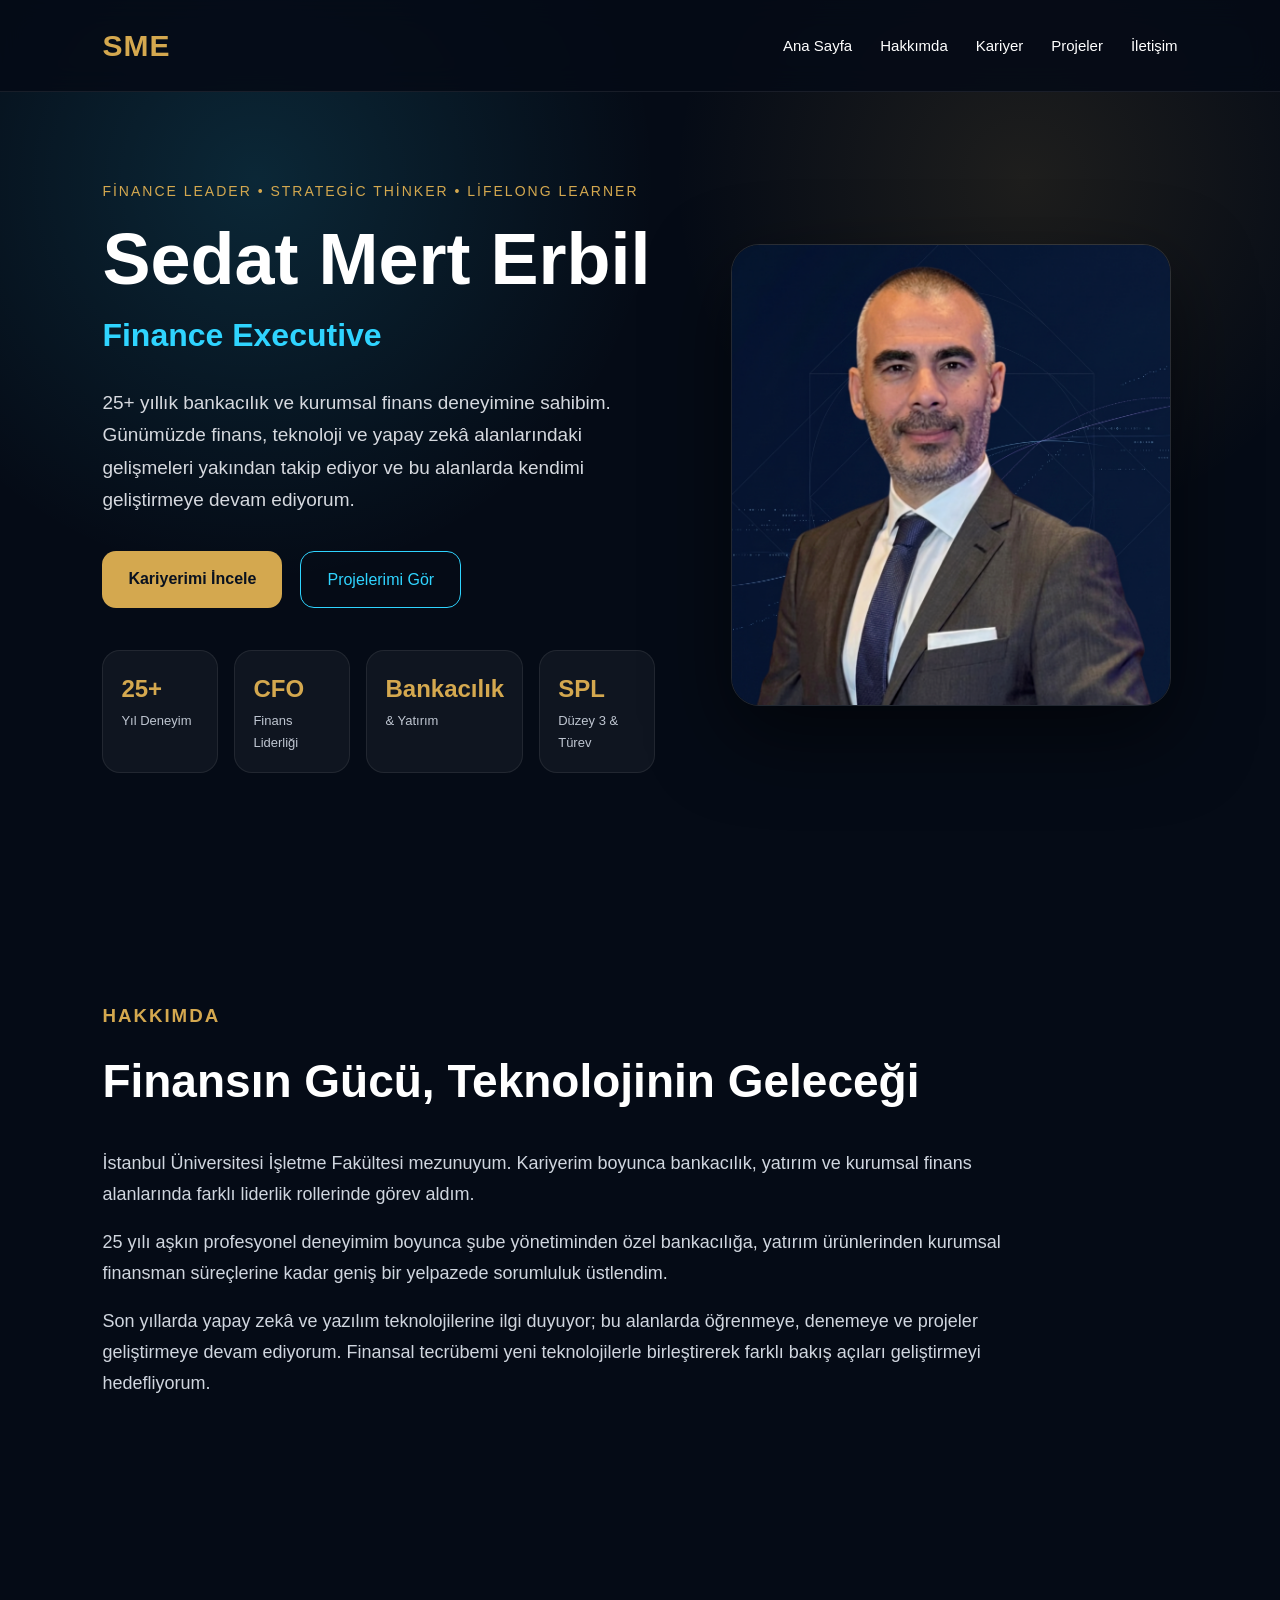
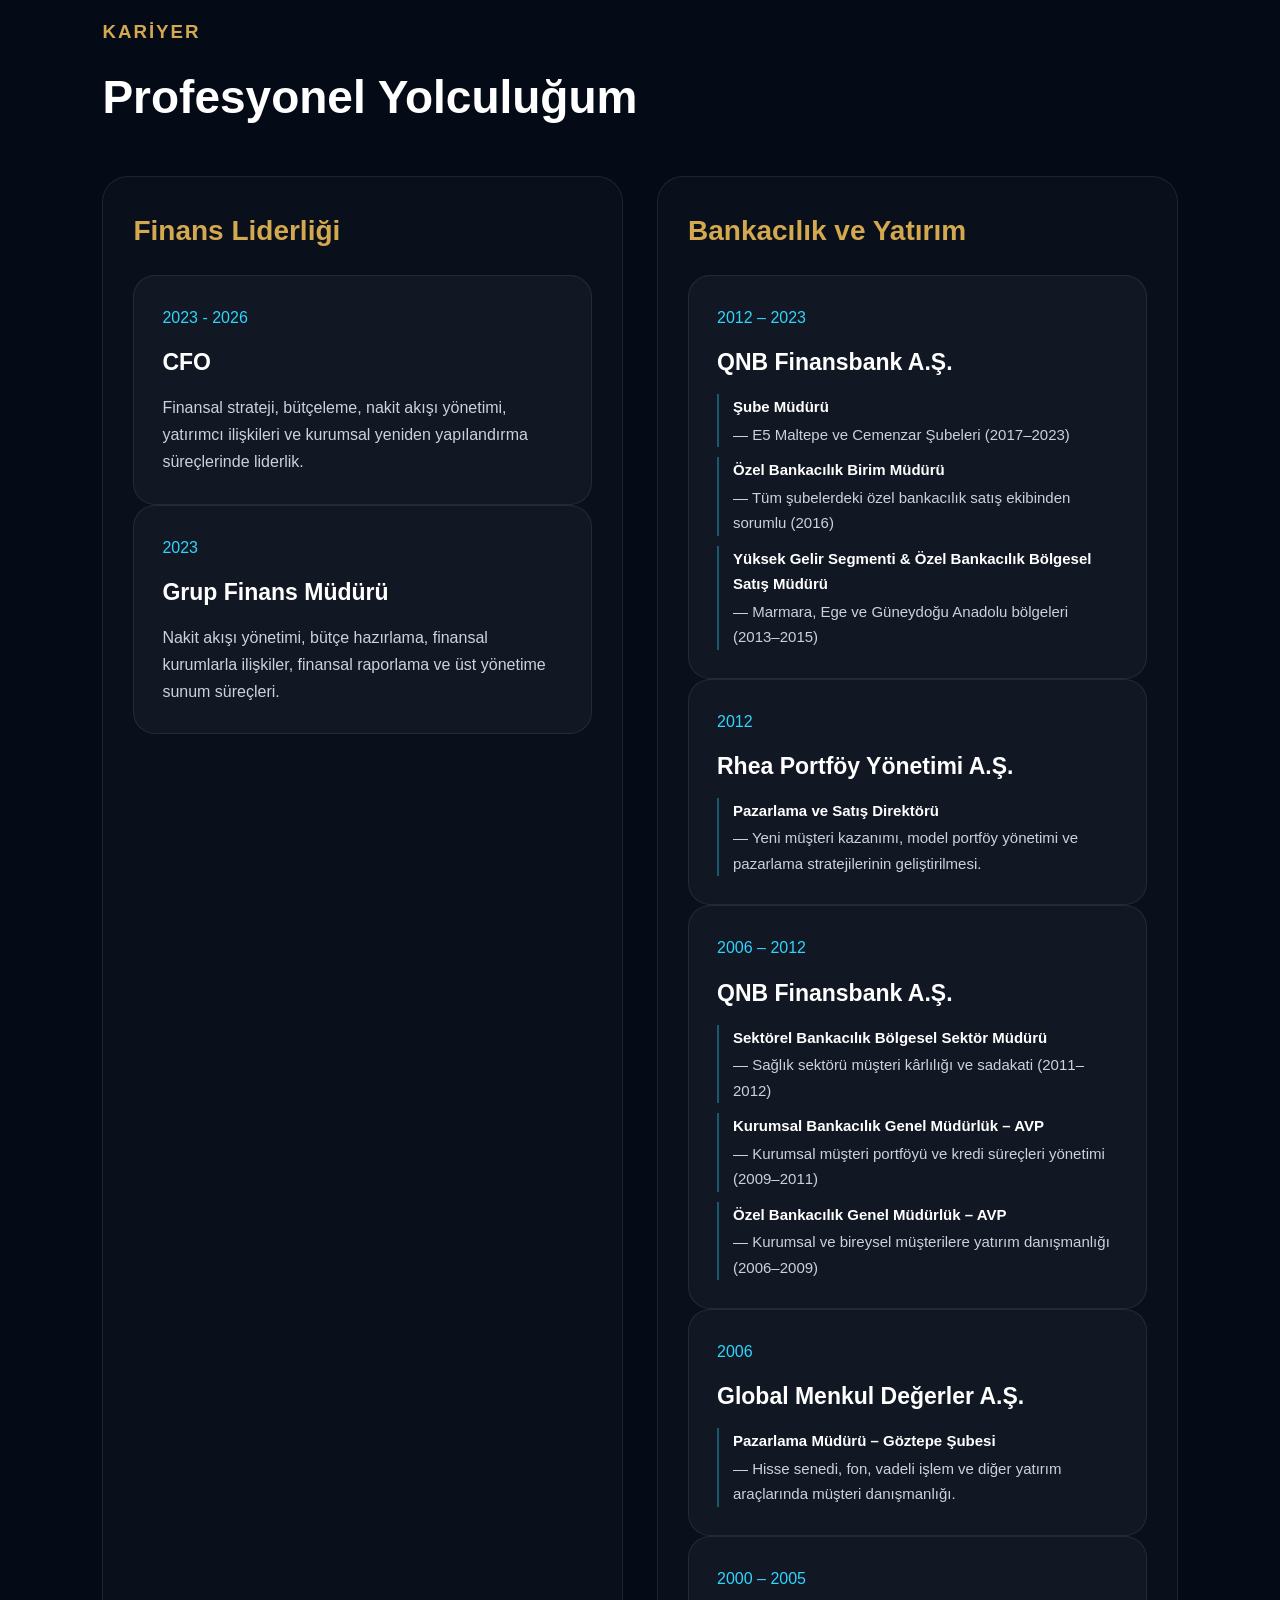
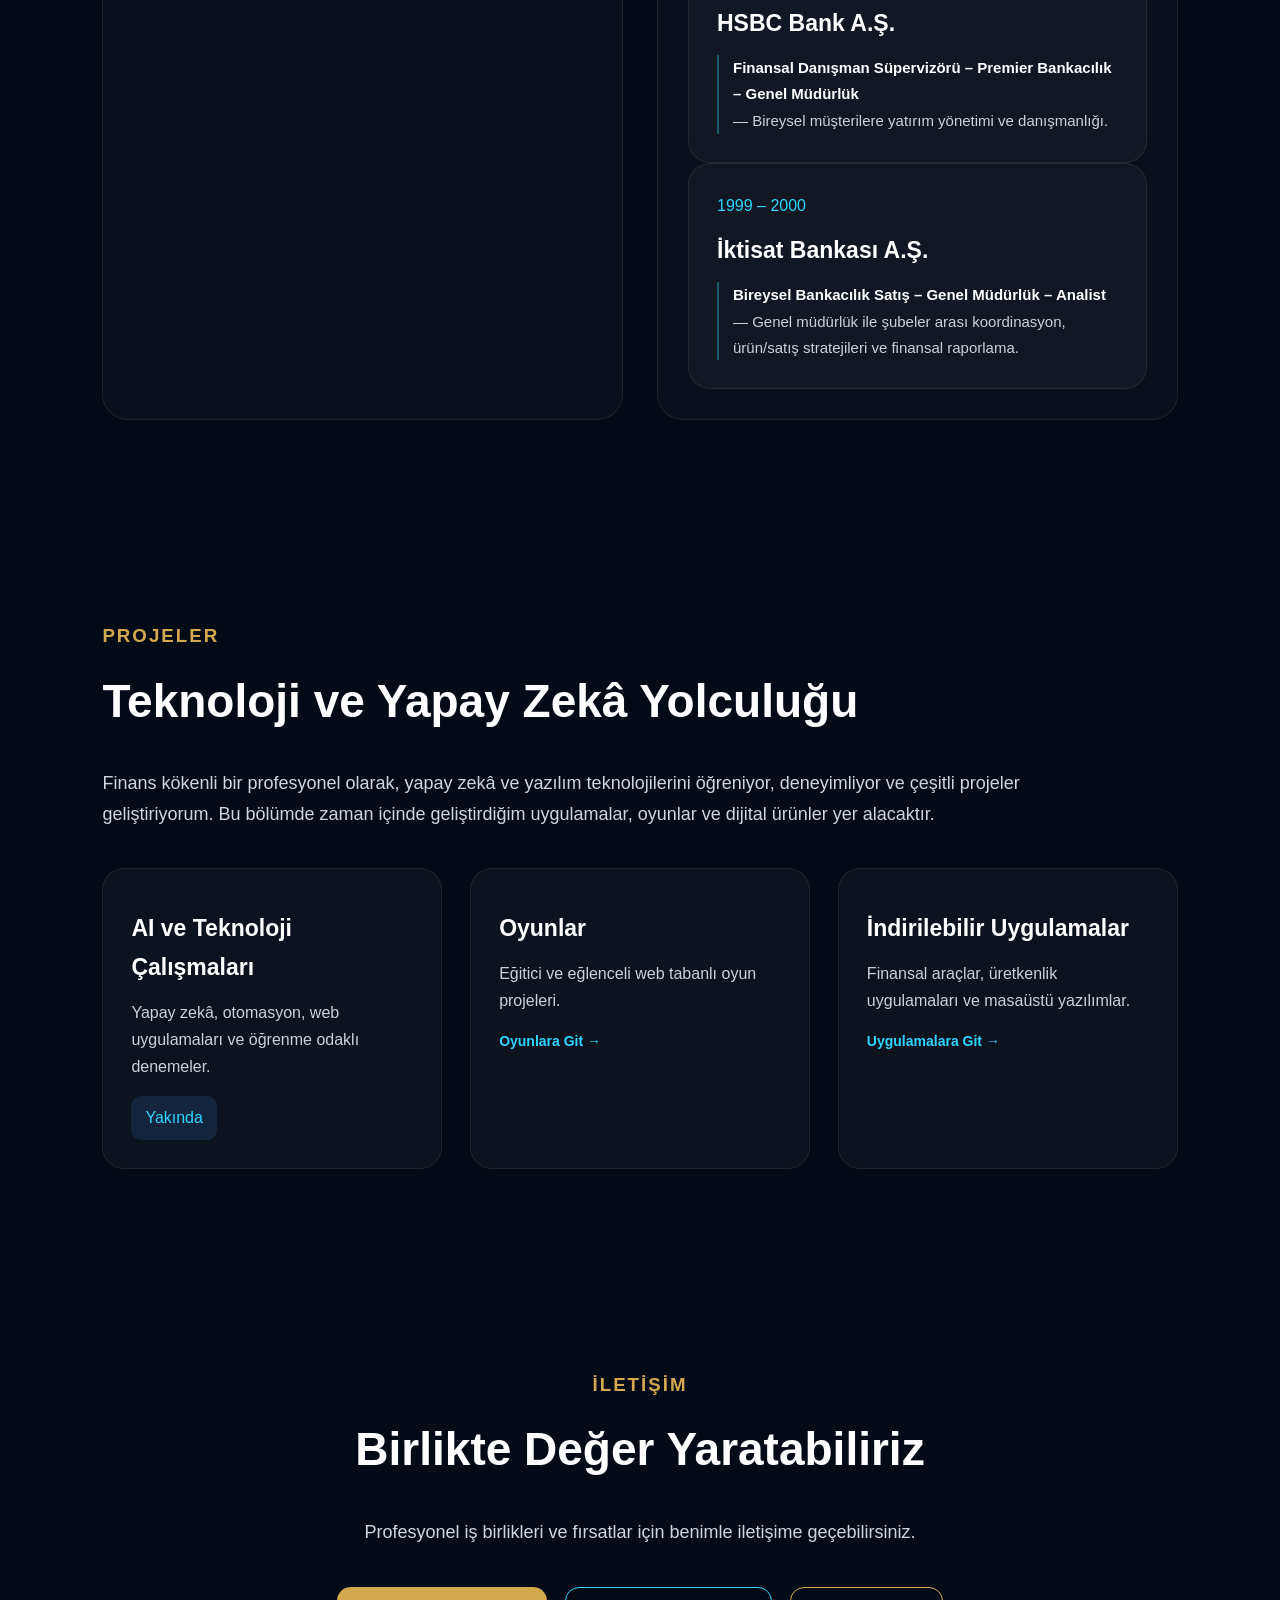
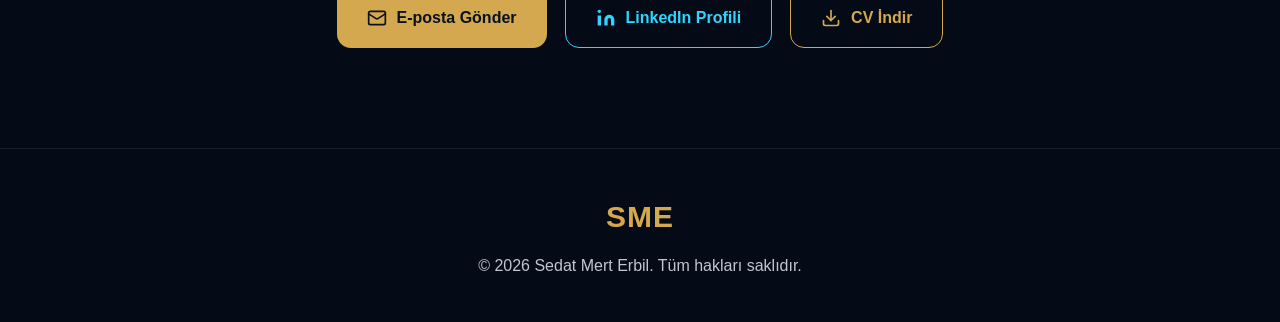
<file: index.html>
<!DOCTYPE html>
<html lang="tr">
<head>
  <meta charset="UTF-8" />
  <meta name="viewport" content="width=device-width, initial-scale=1.0" />
  <title>Sedat Mert Erbil | Finance Executive</title>
  <link rel="stylesheet" href="css/style.css" />
</head>

<body>

<header class="navbar">
  <div class="logo">SME</div>
  <nav>
    <a href="#home">Ana Sayfa</a>
    <a href="#about">Hakkımda</a>
    <a href="#career">Kariyer</a>
    <a href="#projects">Projeler</a>
    <a href="#contact">İletişim</a>
  </nav>
</header>

<section id="home" class="hero">
  <div class="hero-content">
    <span class="tagline">Finance Leader • Strategic Thinker • Lifelong Learner</span>
    <h1>Sedat Mert Erbil</h1>
    <h2>Finance Executive</h2>

    <p>
      25+ yıllık bankacılık ve kurumsal finans deneyimine sahibim.
      Günümüzde finans, teknoloji ve yapay zekâ alanlarındaki gelişmeleri
      yakından takip ediyor ve bu alanlarda kendimi geliştirmeye devam ediyorum.
    </p>

    <div class="buttons">
      <a href="#career" class="btn primary">Kariyerimi İncele</a>
      <a href="#projects" class="btn secondary">Projelerimi Gör</a>
    </div>

    <div class="stats">
      <div><strong>25+</strong><span>Yıl Deneyim</span></div>
      <div><strong>CFO</strong><span>Finans Liderliği</span></div>
      <div><strong>Bankacılık</strong><span>& Yatırım</span></div>
      <div><strong>SPL</strong><span>Düzey 3 & Türev</span></div>
    </div>
  </div>

  <div class="hero-image">
    <img src="images/profile.jpg" alt="Sedat Mert Erbil" class="profile-photo">
  </div>
</section>

<section id="about" class="section about">
  <h3>Hakkımda</h3>
  <h2>Finansın Gücü, Teknolojinin Geleceği</h2>

  <p>
    İstanbul Üniversitesi İşletme Fakültesi mezunuyum. Kariyerim boyunca
    bankacılık, yatırım ve kurumsal finans alanlarında farklı liderlik
    rollerinde görev aldım.
  </p>

  <p>
    25 yılı aşkın profesyonel deneyimim boyunca şube yönetiminden özel
    bankacılığa, yatırım ürünlerinden kurumsal finansman süreçlerine kadar
    geniş bir yelpazede sorumluluk üstlendim.
  </p>

  <p>
    Son yıllarda yapay zekâ ve yazılım teknolojilerine ilgi duyuyor; bu
    alanlarda öğrenmeye, denemeye ve projeler geliştirmeye devam ediyorum.
    Finansal tecrübemi yeni teknolojilerle birleştirerek farklı bakış açıları
    geliştirmeyi hedefliyorum.
  </p>
</section>

<section id="career" class="section">
  <h3>Kariyer</h3>
  <h2>Profesyonel Yolculuğum</h2>

  <div class="career-grid">

    <div class="career-column">
      <h4>Finans Liderliği</h4>

      <div class="card">
        <span>2023 - 2026</span>
        <h4>CFO</h4>
        <p>
          Finansal strateji, bütçeleme, nakit akışı yönetimi, yatırımcı
          ilişkileri ve kurumsal yeniden yapılandırma süreçlerinde liderlik.
        </p>
      </div>

      <div class="card">
        <span>2023</span>
        <h4>Grup Finans Müdürü</h4>
        <p>
          Nakit akışı yönetimi, bütçe hazırlama, finansal kurumlarla ilişkiler,
          finansal raporlama ve üst yönetime sunum süreçleri.
        </p>
      </div>
    </div>

    <div class="career-column">
      <h4>Bankacılık ve Yatırım</h4>

      <div class="card">
        <span>2012 – 2023</span>
        <h4>QNB Finansbank A.Ş.</h4>
        <ul class="career-list">
          <li><em>Şube Müdürü</em> — E5 Maltepe ve Cemenzar Şubeleri (2017–2023)</li>
          <li><em>Özel Bankacılık Birim Müdürü</em> — Tüm şubelerdeki özel bankacılık satış ekibinden sorumlu (2016)</li>
          <li><em>Yüksek Gelir Segmenti & Özel Bankacılık Bölgesel Satış Müdürü</em> — Marmara, Ege ve Güneydoğu Anadolu bölgeleri (2013–2015)</li>
        </ul>
      </div>

      <div class="card">
        <span>2012</span>
        <h4>Rhea Portföy Yönetimi A.Ş.</h4>
        <ul class="career-list">
          <li><em>Pazarlama ve Satış Direktörü</em> — Yeni müşteri kazanımı, model portföy yönetimi ve pazarlama stratejilerinin geliştirilmesi.</li>
        </ul>
      </div>

      <div class="card">
        <span>2006 – 2012</span>
        <h4>QNB Finansbank A.Ş.</h4>
        <ul class="career-list">
          <li><em>Sektörel Bankacılık Bölgesel Sektör Müdürü</em> — Sağlık sektörü müşteri kârlılığı ve sadakati (2011–2012)</li>
          <li><em>Kurumsal Bankacılık Genel Müdürlük – AVP</em> — Kurumsal müşteri portföyü ve kredi süreçleri yönetimi (2009–2011)</li>
          <li><em>Özel Bankacılık Genel Müdürlük – AVP</em> — Kurumsal ve bireysel müşterilere yatırım danışmanlığı (2006–2009)</li>
        </ul>
      </div>

      <div class="card">
        <span>2006</span>
        <h4>Global Menkul Değerler A.Ş.</h4>
        <ul class="career-list">
          <li><em>Pazarlama Müdürü – Göztepe Şubesi</em> — Hisse senedi, fon, vadeli işlem ve diğer yatırım araçlarında müşteri danışmanlığı.</li>
        </ul>
      </div>

      <div class="card">
        <span>2000 – 2005</span>
        <h4>HSBC Bank A.Ş.</h4>
        <ul class="career-list">
          <li><em>Finansal Danışman Süpervizörü – Premier Bankacılık – Genel Müdürlük</em> — Bireysel müşterilere yatırım yönetimi ve danışmanlığı.</li>
        </ul>
      </div>

      <div class="card">
        <span>1999 – 2000</span>
        <h4>İktisat Bankası A.Ş.</h4>
        <ul class="career-list">
          <li><em>Bireysel Bankacılık Satış – Genel Müdürlük – Analist</em> — Genel müdürlük ile şubeler arası koordinasyon, ürün/satış stratejileri ve finansal raporlama.</li>
        </ul>
      </div>
    </div>

  </div>
</section>

<section id="projects" class="section">
  <h3>Projeler</h3>
  <h2>Teknoloji ve Yapay Zekâ Yolculuğu</h2>

  <p class="section-intro">
    Finans kökenli bir profesyonel olarak, yapay zekâ ve yazılım teknolojilerini
    öğreniyor, deneyimliyor ve çeşitli projeler geliştiriyorum. Bu bölümde zaman
    içinde geliştirdiğim uygulamalar, oyunlar ve dijital ürünler yer alacaktır.
  </p>

  <div class="cards">
    <div class="card">
      <h4>AI ve Teknoloji Çalışmaları</h4>
      <p>Yapay zekâ, otomasyon, web uygulamaları ve öğrenme odaklı denemeler.</p>
      <span class="soon">Yakında</span>
    </div>

    <a href="games.html" class="card card-link">
      <h4>Oyunlar</h4>
      <p>Eğitici ve eğlenceli web tabanlı oyun projeleri.</p>
      <span class="card-go">Oyunlara Git →</span>
    </a>

    <a href="apps.html" class="card card-link">
      <h4>İndirilebilir Uygulamalar</h4>
      <p>Finansal araçlar, üretkenlik uygulamaları ve masaüstü yazılımlar.</p>
      <span class="card-go">Uygulamalara Git →</span>
    </a>
  </div>
</section>

<section id="contact" class="section contact">
  <h3>İletişim</h3>
  <h2>Birlikte Değer Yaratabiliriz</h2>

  <p class="contact-desc">Profesyonel iş birlikleri ve fırsatlar için benimle iletişime geçebilirsiniz.</p>

  <div class="contact-buttons">
    <a href="mailto:merterbil@yahoo.com" class="btn primary contact-btn">
      <svg xmlns="http://www.w3.org/2000/svg" width="20" height="20" viewBox="0 0 24 24" fill="none" stroke="currentColor" stroke-width="2" stroke-linecap="round" stroke-linejoin="round"><rect width="20" height="16" x="2" y="4" rx="2"/><path d="m22 7-8.97 5.7a1.94 1.94 0 0 1-2.06 0L2 7"/></svg>
      E-posta Gönder
    </a>
    <a href="https://www.linkedin.com/in/sedat-mert-erbil-89542358/" target="_blank" rel="noopener" class="btn secondary contact-btn">
      <svg xmlns="http://www.w3.org/2000/svg" width="20" height="20" viewBox="0 0 24 24" fill="currentColor"><path d="M16 8a6 6 0 0 1 6 6v7h-4v-7a2 2 0 0 0-2-2 2 2 0 0 0-2 2v7h-4v-7a6 6 0 0 1 6-6z"/><rect width="4" height="12" x="2" y="9"/><circle cx="4" cy="4" r="2"/></svg>
      LinkedIn Profili
    </a>
    <a href="files/sedat-mert-erbil-cv.pdf" download class="btn cv-btn contact-btn">
      <svg xmlns="http://www.w3.org/2000/svg" width="20" height="20" viewBox="0 0 24 24" fill="none" stroke="currentColor" stroke-width="2" stroke-linecap="round" stroke-linejoin="round"><path d="M21 15v4a2 2 0 0 1-2 2H5a2 2 0 0 1-2-2v-4"/><polyline points="7 10 12 15 17 10"/><line x1="12" x2="12" y1="15" y2="3"/></svg>
      CV İndir
    </a>
  </div>
</section>

<footer>
  <div class="logo">SME</div>
  <p>© 2026 Sedat Mert Erbil. Tüm hakları saklıdır.</p>
</footer>

</body>
</html>
</file>
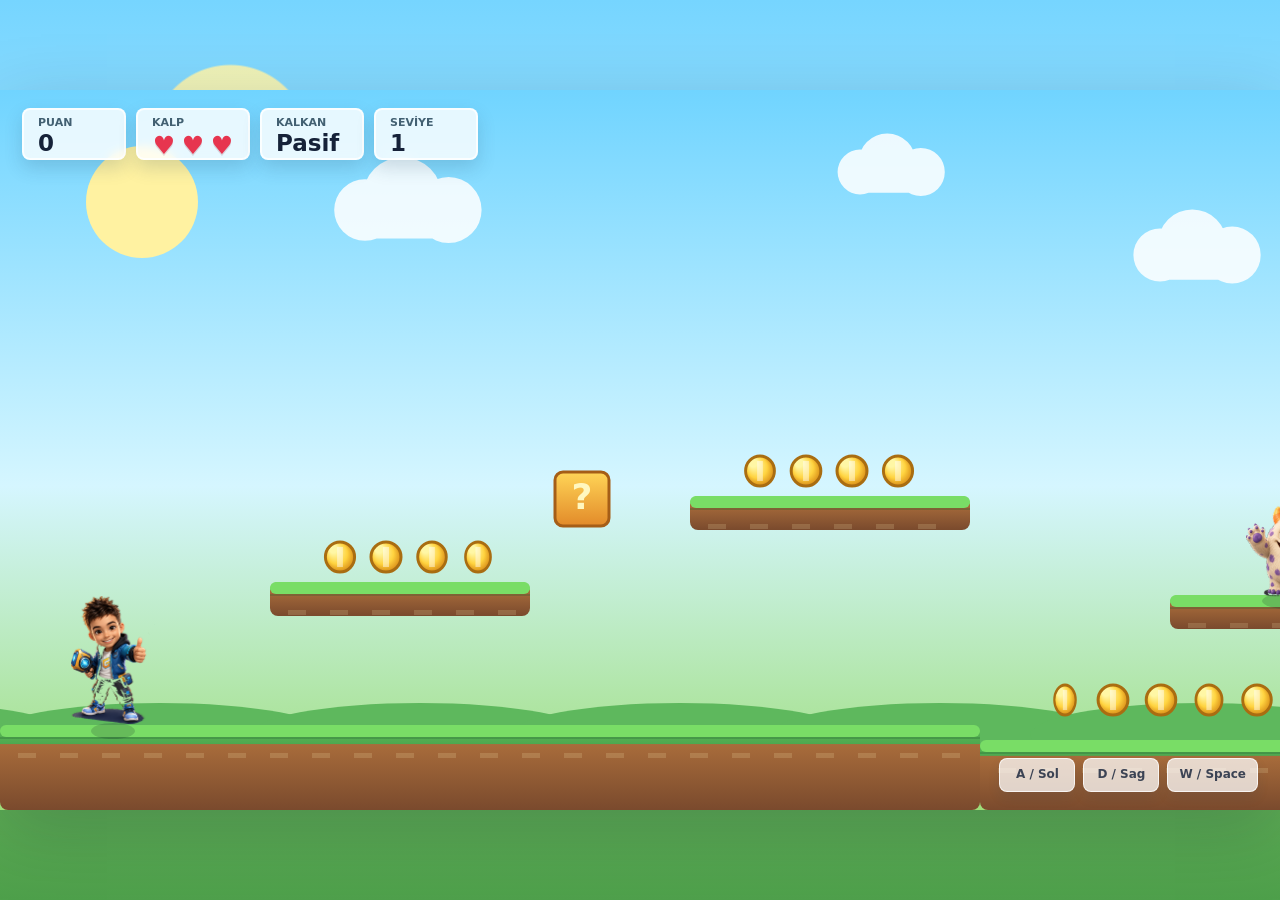
<file: games/Mavi_nin_Matematik_Macerasi/index.html>
<!doctype html>
<html lang="tr">
  <head>
    <meta charset="utf-8">
    <meta name="viewport" content="width=device-width, initial-scale=1">
    <title>Mavi'nin Matematik Macerasi</title>
    <link rel="stylesheet" href="styles.css">
  </head>
  <body>
    <main class="game-shell" aria-label="Mavi'nin Matematik Macerasi">
      <section class="hud" aria-label="Oyun bilgileri">
        <div class="hud-group">
          <span class="hud-label">Puan</span>
          <strong id="score">0</strong>
        </div>
        <div class="hud-group">
          <span class="hud-label">Kalp</span>
          <strong id="lives" class="hearts" aria-label="3 kalp"></strong>
        </div>
        <div class="hud-group shield-pill" id="shieldPill">
          <span class="hud-label">Kalkan</span>
          <strong id="shieldTimer">Pasif</strong>
        </div>
        <div class="hud-group">
          <span class="hud-label">Seviye</span>
          <strong id="levelText">1</strong>
        </div>
      </section>

      <canvas id="game" width="1280" height="720" aria-label="2D matematik platform oyunu"></canvas>

      <section class="controls" aria-label="Kontroller">
        <span>A / Sol</span>
        <span>D / Sag</span>
        <span>W / Space</span>
      </section>

      <dialog id="questionDialog" class="question-dialog">
        <form method="dialog" id="questionForm">
          <span class="dialog-kicker">Matematik Kutusu</span>
          <h1 id="questionText">13 + 22</h1>
          <div class="question-timer" aria-label="Soru suresi">
            <div id="questionTimerFill"></div>
          </div>
          <span id="questionTimerText" class="question-time-text">30 sn</span>
          <label for="answerInput">Cevap</label>
          <div class="answer-row">
            <input id="answerInput" type="number" inputmode="numeric" autocomplete="off" required>
            <button id="answerButton" type="submit">Kontrol Et</button>
          </div>
          <p id="questionFeedback" role="status" aria-live="polite"></p>
        </form>
      </dialog>

      <dialog id="gameOverDialog" class="game-over-dialog">
        <form method="dialog" id="gameOverForm">
          <span class="dialog-kicker" id="resultKicker">Oyun Bitti</span>
          <h1 id="resultTitle">Skor</h1>
          <strong id="finalScore">0</strong>
          <label for="playerNameInput">Oyuncu Adi</label>
          <input id="playerNameInput" class="name-input" type="text" maxlength="16" autocomplete="name" value="Oyuncu">
          <p id="savedScoreStatus" class="saved-score-status" role="status" aria-live="polite"></p>
          <section class="scoreboard" aria-label="En yuksek skorlar">
            <h2>En Yuksek 10</h2>
            <ol id="highScoresList"></ol>
          </section>
          <button id="restartButton" type="submit">Yeniden Baslat</button>
        </form>
      </dialog>

      <div id="toast" class="toast" role="status" aria-live="polite"></div>
    </main>

    <script src="game.js?v=boss-cinematic-2"></script>
  </body>
</html>
</file>
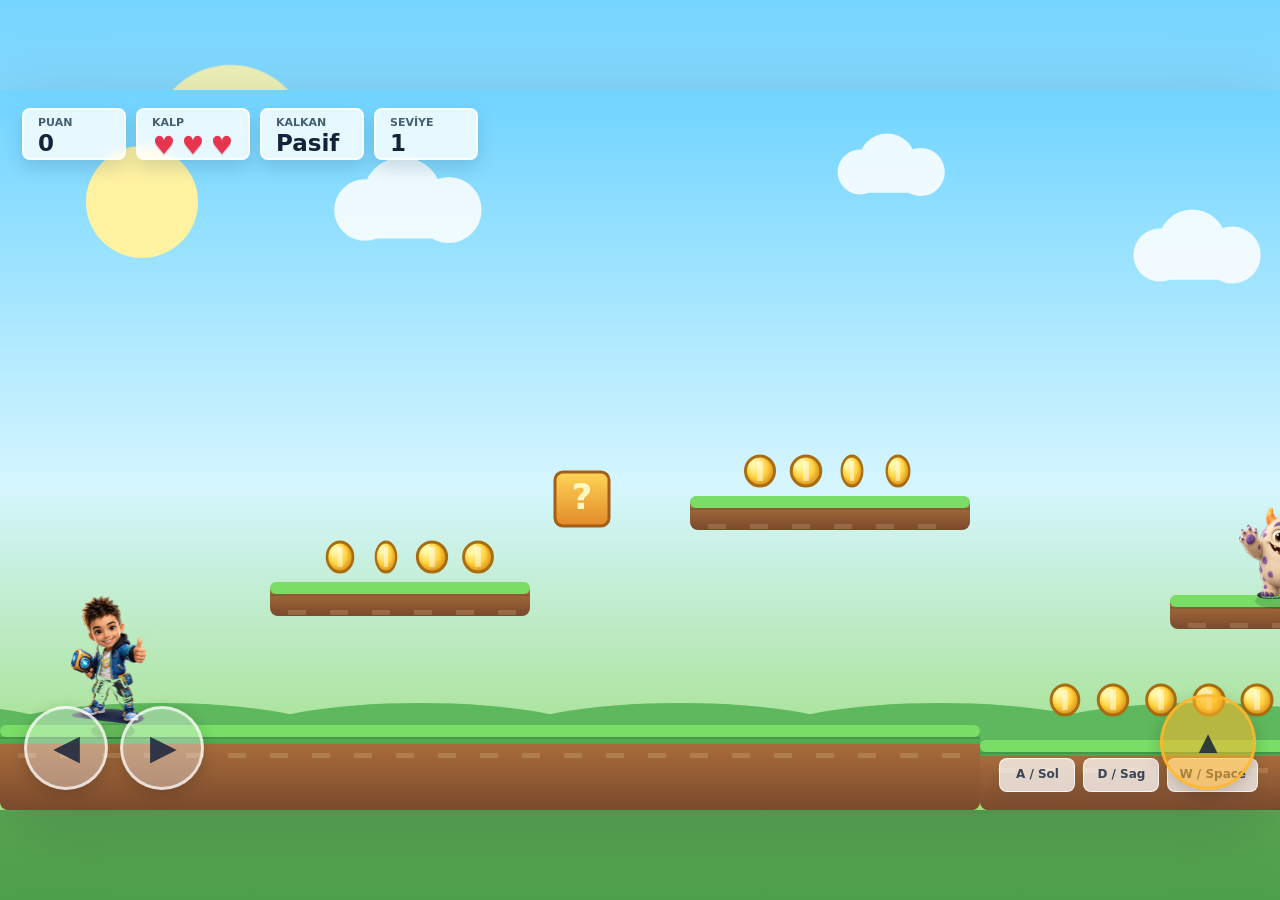
<file: games/Mavi_nin_Matematik_Macerasi_Tablet/index.html>
<!doctype html>
<html lang="tr">
  <head>
    <meta charset="utf-8">
    <meta name="viewport" content="width=device-width, initial-scale=1.0, maximum-scale=1.0, user-scalable=no">
    <title>Mavi'nin Matematik Macerasi</title>
    <link rel="manifest" href="manifest.json">
    <meta name="theme-color" content="#6fc9f7">
    <meta name="mobile-web-app-capable" content="yes">
    <link rel="stylesheet" href="styles.css">
  </head>
  <body>
    <main class="game-shell" aria-label="Mavi'nin Matematik Macerasi">
      <section class="hud" aria-label="Oyun bilgileri">
        <div class="hud-group">
          <span class="hud-label">Puan</span>
          <strong id="score">0</strong>
        </div>
        <div class="hud-group">
          <span class="hud-label">Kalp</span>
          <strong id="lives" class="hearts" aria-label="3 kalp"></strong>
        </div>
        <div class="hud-group shield-pill" id="shieldPill">
          <span class="hud-label">Kalkan</span>
          <strong id="shieldTimer">Pasif</strong>
        </div>
        <div class="hud-group">
          <span class="hud-label">Seviye</span>
          <strong id="levelText">1</strong>
        </div>
      </section>

      <canvas id="game" width="1280" height="720" aria-label="2D matematik platform oyunu"></canvas>

      <section class="controls" aria-label="Kontroller" hidden>
        <span>A / Sol</span>
        <span>D / Sag</span>
        <span>W / Space</span>
      </section>

      <dialog id="questionDialog" class="question-dialog">
        <form method="dialog" id="questionForm">
          <span class="dialog-kicker">Matematik Kutusu</span>
          <h1 id="questionText">13 + 22</h1>
          <div class="question-timer" aria-label="Soru suresi">
            <div id="questionTimerFill"></div>
          </div>
          <span id="questionTimerText" class="question-time-text">30 sn</span>
          <label for="answerInput">Cevap</label>
          <div class="answer-row">
            <input id="answerInput" type="number" inputmode="numeric" autocomplete="off" required>
            <button id="answerButton" type="submit">Kontrol Et</button>
          </div>
          <p id="questionFeedback" role="status" aria-live="polite"></p>
        </form>
      </dialog>

      <dialog id="gameOverDialog" class="game-over-dialog">
        <form method="dialog" id="gameOverForm">
          <span class="dialog-kicker" id="resultKicker">Oyun Bitti</span>
          <h1 id="resultTitle">Skor</h1>
          <strong id="finalScore">0</strong>
          <label for="playerNameInput">Oyuncu Adi</label>
          <input id="playerNameInput" class="name-input" type="text" maxlength="16" autocomplete="name" value="Oyuncu">
          <p id="savedScoreStatus" class="saved-score-status" role="status" aria-live="polite"></p>
          <section class="scoreboard" aria-label="En yuksek skorlar">
            <h2>En Yuksek 10</h2>
            <ol id="highScoresList"></ol>
          </section>
          <button id="restartButton" type="submit">Yeniden Baslat</button>
        </form>
      </dialog>

      <div id="toast" class="toast" role="status" aria-live="polite"></div>

      <div id="touchControls" class="touch-controls" aria-hidden="true">
        <div class="touch-dpad">
          <button id="touchLeft"  class="touch-btn" type="button">&#9664;</button>
          <button id="touchRight" class="touch-btn" type="button">&#9654;</button>
        </div>
        <button id="touchJump" class="touch-btn touch-jump-btn" type="button">&#9650;</button>
      </div>
    </main>

    <script src="game.js?v=boss-cinematic-2"></script>
    <script>
      if ('serviceWorker' in navigator) {
        navigator.serviceWorker.register('./sw.js');
      }
    </script>
  </body>
</html>
</file>
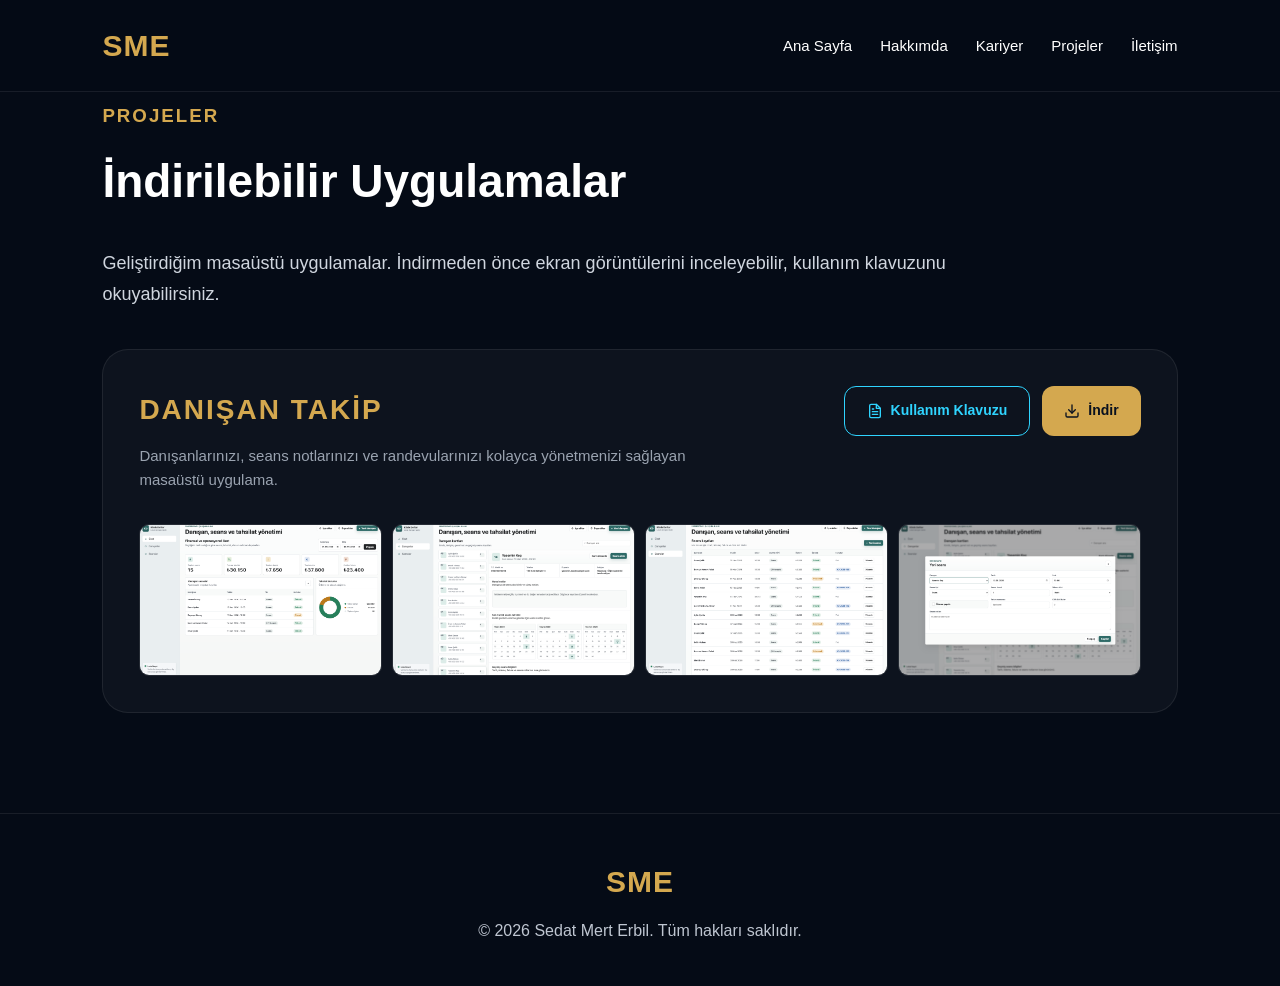
<file: apps.html>
<!DOCTYPE html>
<html lang="tr">
<head>
  <meta charset="UTF-8" />
  <meta name="viewport" content="width=device-width, initial-scale=1.0" />
  <title>İndirilebilir Uygulamalar | Sedat Mert Erbil</title>
  <link rel="stylesheet" href="css/style.css" />
</head>

<body>

<header class="navbar">
  <div class="logo">SME</div>
  <nav>
    <a href="index.html#home">Ana Sayfa</a>
    <a href="index.html#about">Hakkımda</a>
    <a href="index.html#career">Kariyer</a>
    <a href="index.html#projects">Projeler</a>
    <a href="index.html#contact">İletişim</a>
  </nav>
</header>

<section class="section apps-page">
  <h3>Projeler</h3>
  <h2>İndirilebilir Uygulamalar</h2>
  <p class="section-intro">Geliştirdiğim masaüstü uygulamalar. İndirmeden önce ekran görüntülerini inceleyebilir, kullanım klavuzunu okuyabilirsiniz.</p>

  <div class="app-detail-card">
    <div class="app-detail-header">
      <div>
        <h3 class="app-title">Danışan Takip</h3>
        <p class="app-desc">Danışanlarınızı, seans notlarınızı ve randevularınızı kolayca yönetmenizi sağlayan masaüstü uygulama.</p>
      </div>
      <div class="app-detail-buttons">
        <a href="files/Danisan_Takip_Kullanim_Klavuzu.pdf" target="_blank" class="btn app-guide-btn">
          <svg xmlns="http://www.w3.org/2000/svg" width="16" height="16" viewBox="0 0 24 24" fill="none" stroke="currentColor" stroke-width="2" stroke-linecap="round" stroke-linejoin="round"><path d="M14 2H6a2 2 0 0 0-2 2v16a2 2 0 0 0 2 2h12a2 2 0 0 0 2-2V8z"/><polyline points="14 2 14 8 20 8"/><line x1="16" x2="8" y1="13" y2="13"/><line x1="16" x2="8" y1="17" y2="17"/><polyline points="10 9 9 9 8 9"/></svg>
          Kullanım Klavuzu
        </a>
        <a href="files/Danisan_Takip.zip" download class="btn app-download-btn">
          <svg xmlns="http://www.w3.org/2000/svg" width="16" height="16" viewBox="0 0 24 24" fill="none" stroke="currentColor" stroke-width="2" stroke-linecap="round" stroke-linejoin="round"><path d="M21 15v4a2 2 0 0 1-2 2H5a2 2 0 0 1-2-2v-4"/><polyline points="7 10 12 15 17 10"/><line x1="12" x2="12" y1="15" y2="3"/></svg>
          İndir
        </a>
      </div>
    </div>

    <div class="app-screenshots-grid">
      <img src="images/danisan-takip/Danisan_screenshot_1.png" alt="Danışan Takip ekran görüntüsü 1">
      <img src="images/danisan-takip/Danisan_screenshot_2.png" alt="Danışan Takip ekran görüntüsü 2">
      <img src="images/danisan-takip/Danisan_screenshot_3.png" alt="Danışan Takip ekran görüntüsü 3">
      <img src="images/danisan-takip/Danisan_screenshot_4.png" alt="Danışan Takip ekran görüntüsü 4">
    </div>
  </div>
</section>

<footer>
  <div class="logo">SME</div>
  <p>© 2026 Sedat Mert Erbil. Tüm hakları saklıdır.</p>
</footer>

</body>
</html>
</file>
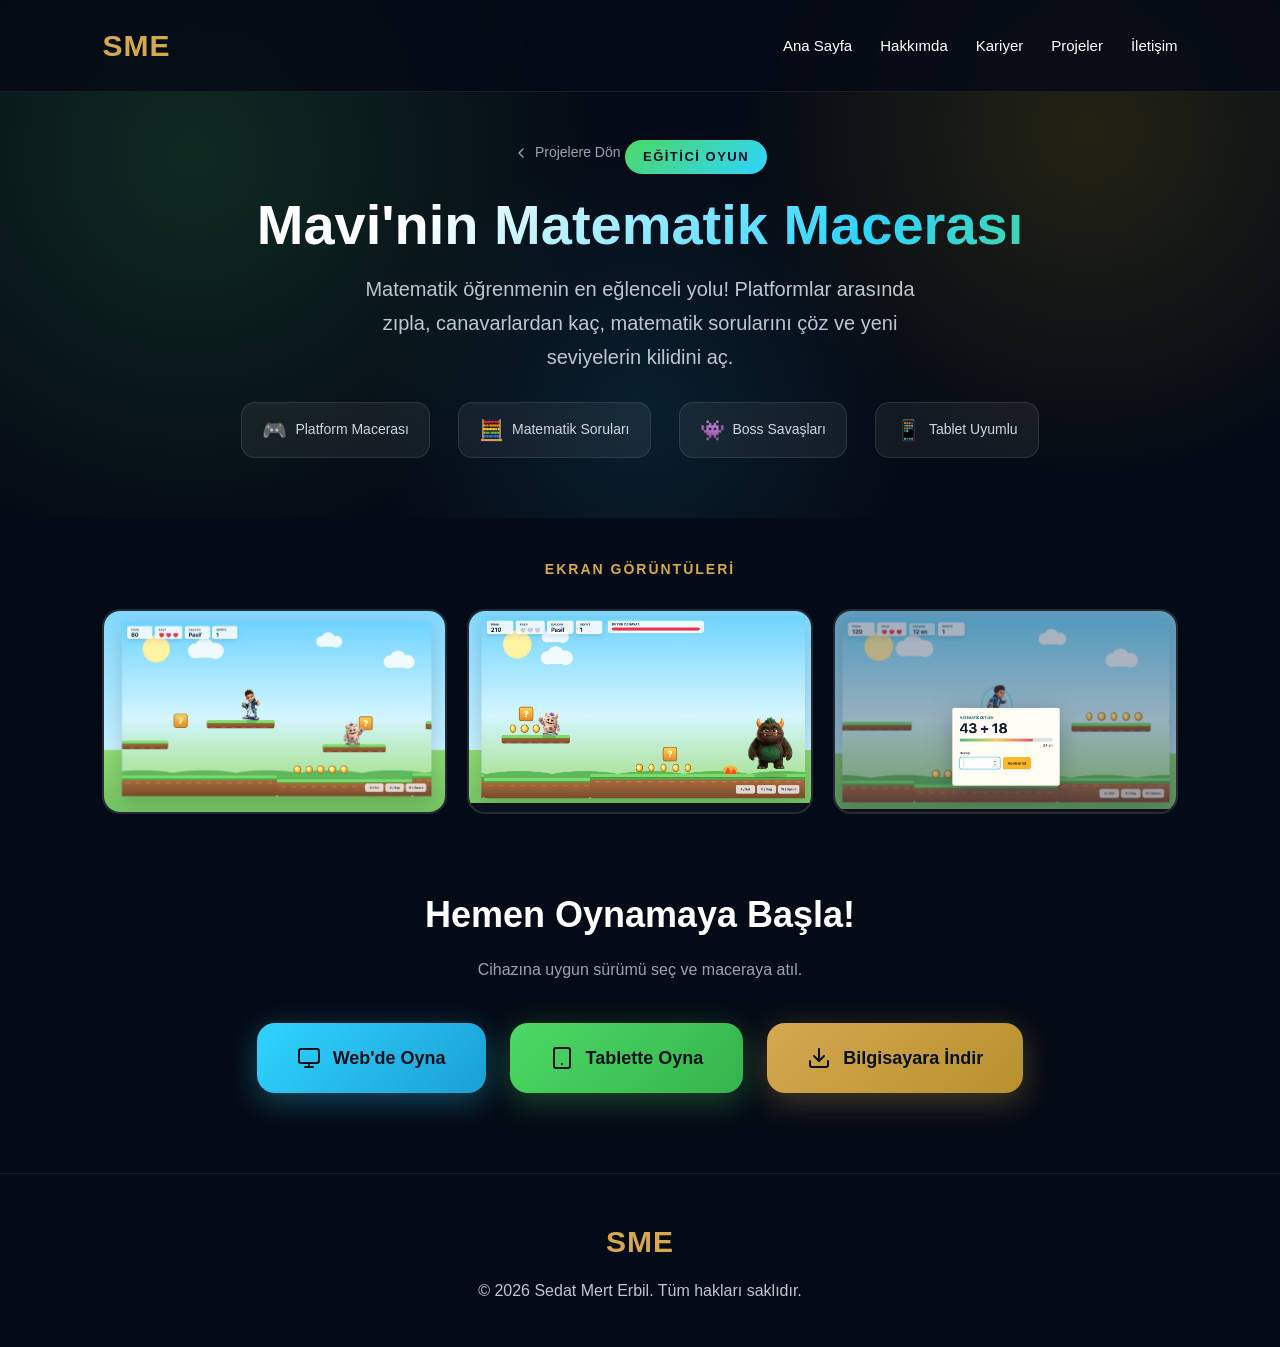
<file: games.html>
<!DOCTYPE html>
<html lang="tr">
<head>
  <meta charset="UTF-8" />
  <meta name="viewport" content="width=device-width, initial-scale=1.0" />
  <title>Mavi'nin Matematik Macerası | Sedat Mert Erbil</title>
  <link rel="stylesheet" href="css/style.css" />
  <style>
    .game-hero {
      text-align: center;
      padding: 140px 8% 60px;
      background:
        radial-gradient(circle at 15% 30%, rgba(76, 217, 100, .15), transparent 35%),
        radial-gradient(circle at 85% 25%, rgba(255, 204, 0, .12), transparent 30%),
        radial-gradient(circle at 50% 80%, rgba(47, 212, 255, .10), transparent 35%),
        #050b16;
    }

    .game-badge {
      display: inline-block;
      background: linear-gradient(135deg, #4cd964, #2fd4ff);
      color: #09111f;
      font-weight: 800;
      font-size: 13px;
      padding: 6px 18px;
      border-radius: 20px;
      letter-spacing: 1.5px;
      text-transform: uppercase;
      margin-bottom: 20px;
    }

    .game-hero h1 {
      font-size: 56px;
      line-height: 1.1;
      margin-bottom: 16px;
      background: linear-gradient(135deg, #ffffff 30%, #2fd4ff 70%, #4cd964);
      -webkit-background-clip: text;
      -webkit-text-fill-color: transparent;
      background-clip: text;
    }

    .game-hero .game-subtitle {
      font-size: 20px;
      color: #bfc6d1;
      max-width: 600px;
      margin: 0 auto 20px;
    }

    .game-features {
      display: flex;
      justify-content: center;
      gap: 28px;
      margin-top: 28px;
      flex-wrap: wrap;
    }

    .game-feature {
      display: flex;
      align-items: center;
      gap: 8px;
      background: rgba(255,255,255,.06);
      border: 1px solid rgba(255,255,255,.1);
      padding: 10px 20px;
      border-radius: 14px;
      font-size: 14px;
      color: #d0d6df;
    }

    .game-feature .feat-icon {
      font-size: 20px;
    }

    .game-screenshots {
      padding: 40px 8% 20px;
    }

    .game-screenshots h3 {
      text-align: center;
      color: #d4a84f;
      text-transform: uppercase;
      letter-spacing: 2px;
      margin-bottom: 28px;
      font-size: 14px;
    }

    .screenshots-container {
      display: grid;
      grid-template-columns: repeat(3, 1fr);
      gap: 20px;
      max-width: 1100px;
      margin: 0 auto;
    }

    .screenshot-wrapper {
      border-radius: 18px;
      overflow: hidden;
      border: 2px solid rgba(255,255,255,.1);
      transition: .3s;
      background: rgba(255,255,255,.03);
    }

    .screenshot-wrapper:hover {
      border-color: #2fd4ff;
      transform: translateY(-4px);
      box-shadow: 0 12px 40px rgba(47, 212, 255, .15);
    }

    .screenshot-wrapper img {
      width: 100%;
      display: block;
    }


    .game-play-section {
      padding: 50px 8% 80px;
      text-align: center;
    }

    .play-section-title {
      font-size: 36px;
      margin-bottom: 10px;
      color: #ffffff;
    }

    .play-section-desc {
      color: #9aa3b0;
      font-size: 16px;
      margin-bottom: 40px;
    }

    .play-buttons {
      display: flex;
      justify-content: center;
      gap: 24px;
      flex-wrap: wrap;
    }

    .play-btn {
      display: inline-flex;
      align-items: center;
      gap: 12px;
      padding: 20px 40px;
      border-radius: 18px;
      font-size: 18px;
      font-weight: 700;
      text-decoration: none;
      transition: .3s;
      min-width: 220px;
      justify-content: center;
    }

    .play-btn:hover {
      transform: translateY(-4px);
    }

    .play-btn-web {
      background: linear-gradient(135deg, #2fd4ff, #1a9fd4);
      color: #09111f;
      box-shadow: 0 8px 30px rgba(47, 212, 255, .3);
    }

    .play-btn-web:hover {
      box-shadow: 0 12px 40px rgba(47, 212, 255, .45);
    }

    .play-btn-tablet {
      background: linear-gradient(135deg, #4cd964, #34b44d);
      color: #09111f;
      box-shadow: 0 8px 30px rgba(76, 217, 100, .3);
    }

    .play-btn-tablet:hover {
      box-shadow: 0 12px 40px rgba(76, 217, 100, .45);
    }

    .play-btn-download {
      background: linear-gradient(135deg, #d4a84f, #b8912e);
      color: #09111f;
      box-shadow: 0 8px 30px rgba(212, 168, 79, .3);
    }

    .play-btn-download:hover {
      box-shadow: 0 12px 40px rgba(212, 168, 79, .45);
    }

    .play-btn svg {
      flex-shrink: 0;
    }

    .back-link {
      display: inline-flex;
      align-items: center;
      gap: 6px;
      color: #9aa3b0;
      text-decoration: none;
      font-size: 14px;
      margin-bottom: 24px;
      transition: .3s;
    }

    .back-link:hover {
      color: #2fd4ff;
    }

    @media (max-width: 700px) {
      .game-hero {
        padding: 100px 7% 40px;
      }

      .game-hero h1 {
        font-size: 36px;
      }

      .game-hero .game-subtitle {
        font-size: 17px;
      }

      .screenshots-container {
        grid-template-columns: 1fr;
      }

      .play-btn {
        width: 100%;
        min-width: unset;
      }

      .play-section-title {
        font-size: 28px;
      }

      .game-features {
        gap: 12px;
      }
    }
  </style>
</head>

<body>

<header class="navbar">
  <div class="logo">SME</div>
  <nav>
    <a href="index.html#home">Ana Sayfa</a>
    <a href="index.html#about">Hakkımda</a>
    <a href="index.html#career">Kariyer</a>
    <a href="index.html#projects">Projeler</a>
    <a href="index.html#contact">İletişim</a>
  </nav>
</header>

<section class="game-hero">
  <a href="index.html#projects" class="back-link">
    <svg xmlns="http://www.w3.org/2000/svg" width="16" height="16" viewBox="0 0 24 24" fill="none" stroke="currentColor" stroke-width="2" stroke-linecap="round" stroke-linejoin="round"><polyline points="15 18 9 12 15 6"/></svg>
    Projelere Dön
  </a>
  <div class="game-badge">Eğitici Oyun</div>
  <h1>Mavi'nin Matematik Macerası</h1>
  <p class="game-subtitle">
    Matematik öğrenmenin en eğlenceli yolu! Platformlar arasında zıpla, canavarlardan kaç,
    matematik sorularını çöz ve yeni seviyelerin kilidini aç.
  </p>
  <div class="game-features">
    <div class="game-feature">
      <span class="feat-icon">🎮</span>
      Platform Macerası
    </div>
    <div class="game-feature">
      <span class="feat-icon">🧮</span>
      Matematik Soruları
    </div>
    <div class="game-feature">
      <span class="feat-icon">👾</span>
      Boss Savaşları
    </div>
    <div class="game-feature">
      <span class="feat-icon">📱</span>
      Tablet Uyumlu
    </div>
  </div>
</section>

<section class="game-screenshots">
  <h3>Ekran Görüntüleri</h3>
  <div class="screenshots-container">
    <div class="screenshot-wrapper">
      <img src="games/oyun_gorsel_1.png" alt="Mavi'nin Matematik Macerası - Oyun ekranı" loading="lazy">
    </div>
    <div class="screenshot-wrapper">
      <img src="games/oyun_gorsel_2.png" alt="Mavi'nin Matematik Macerası - Boss savaşı" loading="lazy">
    </div>
    <div class="screenshot-wrapper">
      <img src="games/oyun_gorsel_3.png" alt="Mavi'nin Matematik Macerası - Matematik sorusu" loading="lazy">
    </div>
  </div>
</section>

<section class="game-play-section">
  <h2 class="play-section-title">Hemen Oynamaya Başla!</h2>
  <p class="play-section-desc">Cihazına uygun sürümü seç ve maceraya atıl.</p>
  <div class="play-buttons">
    <a href="games/Mavi_nin_Matematik_Macerasi/" class="play-btn play-btn-web">
      <svg xmlns="http://www.w3.org/2000/svg" width="24" height="24" viewBox="0 0 24 24" fill="none" stroke="currentColor" stroke-width="2" stroke-linecap="round" stroke-linejoin="round"><rect x="2" y="3" width="20" height="14" rx="2"/><line x1="8" x2="16" y1="21" y2="21"/><line x1="12" x2="12" y1="17" y2="21"/></svg>
      Web'de Oyna
    </a>
    <a href="games/Mavi_nin_Matematik_Macerasi_Tablet/" class="play-btn play-btn-tablet">
      <svg xmlns="http://www.w3.org/2000/svg" width="24" height="24" viewBox="0 0 24 24" fill="none" stroke="currentColor" stroke-width="2" stroke-linecap="round" stroke-linejoin="round"><rect x="4" y="2" width="16" height="20" rx="2"/><line x1="12" x2="12.01" y1="18" y2="18"/></svg>
      Tablette Oyna
    </a>
    <a href="games/Mavi_nin_Matematik_Macerasi.zip" download class="play-btn play-btn-download">
      <svg xmlns="http://www.w3.org/2000/svg" width="24" height="24" viewBox="0 0 24 24" fill="none" stroke="currentColor" stroke-width="2" stroke-linecap="round" stroke-linejoin="round"><path d="M21 15v4a2 2 0 0 1-2 2H5a2 2 0 0 1-2-2v-4"/><polyline points="7 10 12 15 17 10"/><line x1="12" x2="12" y1="15" y2="3"/></svg>
      Bilgisayara İndir
    </a>
  </div>
</section>

<footer>
  <div class="logo">SME</div>
  <p>&copy; 2026 Sedat Mert Erbil. Tüm hakları saklıdır.</p>
</footer>

</body>
</html>
</file>
<file: css/style.css>
*{
    margin:0;
    padding:0;
    box-sizing:border-box;
}

html{
    scroll-behavior:smooth;
}

body{
    font-family:-apple-system,BlinkMacSystemFont,"Segoe UI",sans-serif;
    background:#050b16;
    color:#ffffff;
    line-height:1.7;
}

.navbar{
    position:fixed;
    top:0;
    width:100%;
    z-index:1000;
    display:flex;
    justify-content:space-between;
    align-items:center;
    padding:20px 8%;
    background:rgba(5,11,22,.88);
    backdrop-filter:blur(14px);
    border-bottom:1px solid rgba(255,255,255,.08);
}

.logo{
    color:#d4a84f;
    font-size:30px;
    font-weight:800;
    letter-spacing:1px;
}

.navbar nav{
    display:flex;
    gap:28px;
}

.navbar a{
    color:#ffffff;
    text-decoration:none;
    font-size:15px;
}

.navbar a:hover{
    color:#2fd4ff;
}

.hero{
    min-height:100vh;
    display:grid;
    grid-template-columns:1.1fr .9fr;
    align-items:center;
    gap:70px;
    padding:130px 8% 80px;
    background:
        radial-gradient(circle at 20% 20%, rgba(47,212,255,.14), transparent 32%),
        radial-gradient(circle at 80% 20%, rgba(212,168,79,.12), transparent 28%),
        #050b16;
}

.tagline{
    color:#d4a84f;
    letter-spacing:2px;
    text-transform:uppercase;
    font-size:14px;
}

.hero h1{
    font-size:72px;
    line-height:1.05;
    margin:18px 0 10px;
}

.hero h2{
    font-size:32px;
    color:#2fd4ff;
    margin-bottom:25px;
}

.hero p{
    max-width:680px;
    font-size:19px;
    color:#d6d9df;
}

.buttons{
    margin-top:35px;
    display:flex;
    gap:18px;
    flex-wrap:wrap;
}

.btn{
    padding:14px 26px;
    border-radius:14px;
    text-decoration:none;
    transition:.3s;
}

.primary{
    background:#d4a84f;
    color:#09111f;
    font-weight:700;
}

.secondary{
    border:1px solid #2fd4ff;
    color:#2fd4ff;
}

.btn:hover{
    transform:translateY(-3px);
}

.stats{
    margin-top:42px;
    display:grid;
    grid-template-columns:repeat(4,1fr);
    gap:16px;
}

.stats div{
    background:rgba(255,255,255,.045);
    border:1px solid rgba(255,255,255,.08);
    border-radius:18px;
    padding:18px;
}

.stats strong{
    display:block;
    color:#d4a84f;
    font-size:24px;
}

.stats span{
    display:block;
    color:#bfc6d1;
    font-size:13px;
}

.hero-image{
    display:flex;
    justify-content:center;
}

.profile-photo{
    width:100%;
    max-width:440px;
    border-radius:28px;
    box-shadow:0 30px 80px rgba(0,0,0,.55);
    border:1px solid rgba(255,255,255,.12);
}

.section{
    padding:100px 8%;
}

.section h3{
    color:#d4a84f;
    text-transform:uppercase;
    letter-spacing:2px;
    margin-bottom:10px;
}

.section h2{
    font-size:46px;
    margin-bottom:28px;
}

.about p,
.section-intro{
    max-width:950px;
    margin-bottom:18px;
    color:#d0d6df;
    font-size:18px;
}

.cards{
    display:grid;
    grid-template-columns:repeat(auto-fit,minmax(280px,1fr));
    gap:28px;
    margin-top:38px;
}

.card{
    background:rgba(255,255,255,.035);
    border:1px solid rgba(255,255,255,.08);
    padding:28px;
    border-radius:22px;
    transition:.3s;
}

.card:hover{
    transform:translateY(-7px);
    border-color:#2fd4ff;
    background:rgba(255,255,255,.055);
}

.card h4{
    font-size:23px;
    margin:12px 0;
}

.card p{
    color:#cbd2dc;
}

.card span{
    color:#2fd4ff;
}

.career-grid{
    display:grid;
    grid-template-columns:repeat(2,1fr);
    gap:34px;
    margin-top:40px;
}

.career-column{
    background:rgba(255,255,255,.025);
    border:1px solid rgba(255,255,255,.08);
    border-radius:26px;
    padding:30px;
}

.career-column > h4{
    color:#d4a84f;
    font-size:28px;
    margin-bottom:20px;
}

.career-list{
    list-style:none;
    margin-top:10px;
    display:flex;
    flex-direction:column;
    gap:10px;
}

.career-list li{
    color:#cbd2dc;
    font-size:15px;
    padding-left:14px;
    border-left:2px solid rgba(47,212,255,.35);
}

.career-list em{
    color:#ffffff;
    font-style:normal;
    font-weight:600;
    display:block;
    margin-bottom:2px;
}

.soon{
    display:inline-block;
    margin-top:16px;
    background:#12253d;
    padding:8px 14px;
    border-radius:10px;
}

.card-link{
    display:block;
    text-decoration:none;
    color:inherit;
}

.card-link h4{
    color:#ffffff;
}

.card-link p{
    color:#cbd2dc;
}

.card-go{
    display:inline-block;
    margin-top:16px;
    color:#d4a84f;
    font-weight:600;
    font-size:14px;
}

.apps-page{
    min-height:80vh;
}

.app-detail-card{
    background:rgba(255,255,255,.035);
    border:1px solid rgba(255,255,255,.08);
    border-radius:26px;
    padding:36px;
    margin-top:40px;
}

.app-detail-header{
    display:flex;
    align-items:flex-start;
    justify-content:space-between;
    gap:24px;
    margin-bottom:32px;
}

.app-title{
    color:#ffffff;
    font-size:28px;
    margin-bottom:10px;
    text-transform:none;
    letter-spacing:0;
}

.app-desc{
    color:#9aa3b0;
    font-size:15px;
    max-width:560px;
    line-height:1.6;
}

.app-detail-buttons{
    display:flex;
    gap:12px;
    flex-shrink:0;
}

.app-guide-btn{
    display:flex;
    align-items:center;
    gap:8px;
    background:transparent;
    border:1px solid #2fd4ff;
    color:#2fd4ff;
    font-weight:700;
    font-size:14px;
    padding:12px 22px;
    border-radius:12px;
    white-space:nowrap;
    text-decoration:none;
}

.app-guide-btn:hover{
    background:rgba(47,212,255,.1);
}

.app-download-btn{
    display:flex;
    align-items:center;
    gap:8px;
    background:#d4a84f;
    color:#09111f;
    font-weight:700;
    font-size:14px;
    padding:12px 22px;
    border-radius:12px;
    white-space:nowrap;
    text-decoration:none;
}

.app-download-btn:hover{
    background:#e0ba6a;
}

.app-screenshots-grid{
    display:grid;
    grid-template-columns:repeat(4,1fr);
    gap:10px;
}

.app-screenshots-grid img{
    width:100%;
    aspect-ratio:16/10;
    object-fit:cover;
    border-radius:10px;
    border:1px solid rgba(255,255,255,.1);
    transition:.3s;
    max-height:160px;
}

.app-screenshots-grid img:hover{
    border-color:#d4a84f;
    transform:scale(1.03);
}

.contact{
    text-align:center;
}

.contact-desc{
    color:#d0d6df;
    font-size:18px;
    margin-bottom:40px;
}

.contact-buttons{
    display:flex;
    justify-content:center;
    flex-wrap:wrap;
    gap:18px;
}

.contact-btn{
    display:inline-flex;
    align-items:center;
    gap:10px;
    font-size:16px;
    font-weight:600;
    padding:16px 30px;
}

.cv-btn{
    border:1px solid #d4a84f;
    color:#d4a84f;
    border-radius:14px;
    text-decoration:none;
    transition:.3s;
}

.cv-btn:hover{
    background:rgba(212,168,79,.12);
    transform:translateY(-3px);
}

footer{
    border-top:1px solid rgba(255,255,255,.08);
    text-align:center;
    padding:42px;
    color:#bfc6d1;
}

footer .logo{
    margin-bottom:10px;
}

@media(max-width:1000px){
    .hero{
        grid-template-columns:1fr;
        text-align:center;
    }

    .hero-content{
        order:2;
    }

    .hero-image{
        order:1;
    }

    .stats{
        grid-template-columns:repeat(2,1fr);
    }

    .career-grid{
        grid-template-columns:1fr;
    }

    .buttons{
        justify-content:center;
    }
}

@media(max-width:700px){
    .navbar{
        position:relative;
        flex-direction:column;
        gap:14px;
    }

    .navbar nav{
        flex-wrap:wrap;
        justify-content:center;
        gap:16px;
    }

    .hero{
        padding:60px 7%;
    }

    .hero h1{
        font-size:46px;
    }

    .hero h2{
        font-size:26px;
    }

    .stats{
        grid-template-columns:1fr;
    }

    .section h2{
        font-size:34px;
    }
}
</file>
<file: games/Mavi_nin_Matematik_Macerasi/styles.css>
:root {
  color-scheme: light;
  font-family: Inter, ui-sans-serif, system-ui, -apple-system, BlinkMacSystemFont, "Segoe UI", sans-serif;
  background: #6fc9f7;
  color: #172033;
}

* {
  box-sizing: border-box;
}

body {
  min-width: 960px;
  min-height: 100vh;
  margin: 0;
  display: grid;
  place-items: center;
  overflow: hidden;
  background:
    radial-gradient(circle at 18% 16%, rgba(255, 247, 174, 0.88) 0 78px, transparent 80px),
    linear-gradient(#76d5ff 0%, #c6f0ff 52%, #8fda72 52%, #4ea04b 100%);
}

.game-shell {
  position: relative;
  width: min(100vw, 1280px);
  height: min(100vh, 720px);
  min-width: 960px;
  min-height: 540px;
  display: grid;
  place-items: center;
  background: #7fd7ff;
  box-shadow: 0 20px 70px rgba(23, 32, 51, 0.22);
  overflow: hidden;
}

canvas {
  width: 100%;
  height: 100%;
  display: block;
  image-rendering: auto;
  background: #7fd7ff;
}

.hud {
  position: absolute;
  z-index: 5;
  top: 18px;
  left: 22px;
  display: flex;
  gap: 10px;
  align-items: center;
  pointer-events: none;
}

.hud-group {
  min-width: 104px;
  height: 52px;
  padding: 7px 14px;
  border: 2px solid rgba(255, 255, 255, 0.8);
  border-radius: 8px;
  background: rgba(255, 255, 255, 0.82);
  box-shadow: 0 8px 18px rgba(31, 72, 98, 0.18);
  backdrop-filter: blur(4px);
}

.hud-label {
  display: block;
  font-size: 11px;
  font-weight: 800;
  line-height: 1;
  color: #426072;
  text-transform: uppercase;
}

.hud strong {
  display: block;
  margin-top: 4px;
  font-size: 23px;
  line-height: 1;
  color: #162239;
}

.hearts {
  display: flex !important;
  gap: 5px;
  align-items: center;
  min-height: 25px;
}

.heart {
  width: 24px;
  height: 24px;
  flex: 0 0 24px;
  display: grid;
  place-items: center;
  filter: drop-shadow(0 2px 0 rgba(116, 24, 42, 0.16));
}

.heart::before {
  content: "\2665";
  color: #e7354f;
  font-size: 25px;
  line-height: 1;
}

.heart.empty::before {
  color: #c6ced5;
}

.shield-pill.active {
  background: rgba(210, 247, 255, 0.92);
  border-color: #47c9df;
}

.controls {
  position: absolute;
  z-index: 5;
  right: 22px;
  bottom: 18px;
  display: flex;
  gap: 8px;
  align-items: center;
  color: rgba(22, 34, 57, 0.82);
  pointer-events: none;
}

.controls span {
  height: 34px;
  min-width: 76px;
  padding: 8px 11px;
  border-radius: 8px;
  background: rgba(255, 255, 255, 0.74);
  border: 1px solid rgba(255, 255, 255, 0.78);
  box-shadow: 0 6px 12px rgba(35, 67, 94, 0.12);
  font-size: 12px;
  font-weight: 800;
  text-align: center;
}

.question-dialog {
  width: 420px;
  max-width: calc(100vw - 40px);
  padding: 0;
  border: 0;
  border-radius: 8px;
  background: #fffdf4;
  color: #172033;
  box-shadow: 0 26px 90px rgba(21, 31, 47, 0.32);
}

.game-over-dialog {
  width: 380px;
  max-width: calc(100vw - 40px);
  padding: 0;
  border: 0;
  border-radius: 8px;
  background: #fffdf4;
  color: #172033;
  box-shadow: 0 26px 90px rgba(21, 31, 47, 0.32);
}

.question-dialog::backdrop {
  background: rgba(34, 47, 73, 0.38);
  backdrop-filter: blur(2px);
}

.game-over-dialog::backdrop {
  background: rgba(34, 47, 73, 0.45);
  backdrop-filter: blur(2px);
}

.question-dialog form,
.game-over-dialog form {
  padding: 28px;
}

.dialog-kicker {
  display: inline-block;
  color: #30757f;
  font-size: 12px;
  font-weight: 900;
  text-transform: uppercase;
}

.question-dialog h1 {
  margin: 6px 0 14px;
  font-size: 54px;
  line-height: 1;
  letter-spacing: 0;
}

.question-timer {
  width: 100%;
  height: 12px;
  overflow: hidden;
  border-radius: 8px;
  background: #d8e4e8;
  border: 1px solid rgba(49, 82, 98, 0.16);
}

#questionTimerFill {
  width: 100%;
  height: 100%;
  border-radius: inherit;
  background: linear-gradient(90deg, #36c57c, #ffd044, #ef4d5d);
  transform-origin: left center;
  transition: width 120ms linear;
}

.question-time-text {
  display: block;
  margin: 6px 0 14px;
  color: #3e5268;
  font-size: 13px;
  font-weight: 900;
  text-align: right;
}

.game-over-dialog h1 {
  margin: 8px 0 4px;
  font-size: 32px;
  line-height: 1;
  letter-spacing: 0;
}

.game-over-dialog strong {
  display: block;
  margin-bottom: 14px;
  color: #172033;
  font-size: 64px;
  line-height: 1;
}

.question-dialog label,
.game-over-dialog label {
  display: block;
  margin-bottom: 8px;
  color: #3e5268;
  font-size: 13px;
  font-weight: 800;
}

.name-input {
  width: 100%;
  height: 44px;
  margin-bottom: 8px;
  border: 2px solid #9ac7d1;
  border-radius: 8px;
  padding: 0 12px;
  color: #172033;
  font-size: 20px;
  font-weight: 900;
  outline: 0;
}

.name-input:focus {
  border-color: #2fb7d0;
  box-shadow: 0 0 0 4px rgba(47, 183, 208, 0.18);
}

.saved-score-status {
  min-height: 18px;
  margin: 0 0 10px;
  color: #30757f;
  font-size: 12px;
  font-weight: 900;
}

.scoreboard {
  margin: 0 0 16px;
  padding: 12px;
  border: 1px solid rgba(48, 117, 127, 0.18);
  border-radius: 8px;
  background: rgba(232, 248, 251, 0.76);
}

.scoreboard h2 {
  margin: 0 0 8px;
  color: #30757f;
  font-size: 12px;
  line-height: 1;
  letter-spacing: 0;
  text-transform: uppercase;
}

.scoreboard ol {
  min-height: 24px;
  max-height: 128px;
  margin: 0;
  padding-left: 22px;
  overflow: auto;
}

.scoreboard li {
  margin: 2px 0;
  color: #172033;
  font-size: 13px;
  font-weight: 800;
}

.scoreboard .score-row {
  display: flex;
  justify-content: space-between;
  gap: 12px;
}

.answer-row {
  display: flex;
  gap: 10px;
}

.answer-row input {
  width: 160px;
  height: 48px;
  border: 2px solid #9ac7d1;
  border-radius: 8px;
  padding: 0 12px;
  font-size: 26px;
  font-weight: 900;
  outline: 0;
}

.answer-row input:focus {
  border-color: #2fb7d0;
  box-shadow: 0 0 0 4px rgba(47, 183, 208, 0.18);
}

.answer-row button {
  height: 48px;
  border: 0;
  border-radius: 8px;
  padding: 0 18px;
  background: #ffb72b;
  color: #2e2100;
  font-size: 15px;
  font-weight: 900;
  cursor: pointer;
  box-shadow: inset 0 -3px 0 rgba(108, 71, 0, 0.18);
}

.answer-row button:hover {
  background: #ffc44f;
}

.game-over-dialog button {
  width: 100%;
  height: 50px;
  border: 0;
  border-radius: 8px;
  background: #ffb72b;
  color: #2e2100;
  font-size: 16px;
  font-weight: 900;
  cursor: pointer;
  box-shadow: inset 0 -3px 0 rgba(108, 71, 0, 0.18);
}

.game-over-dialog button:hover {
  background: #ffc44f;
}

#questionFeedback {
  min-height: 22px;
  margin: 14px 0 0;
  color: #4c5a66;
  font-weight: 800;
}

.toast {
  position: absolute;
  z-index: 4;
  left: 50%;
  top: 92px;
  min-width: 220px;
  padding: 12px 18px;
  border-radius: 8px;
  background: rgba(255, 255, 255, 0.9);
  color: #172033;
  text-align: center;
  font-weight: 900;
  opacity: 0;
  transform: translate(-50%, -10px);
  transition: opacity 180ms ease, transform 180ms ease;
  pointer-events: none;
}

.toast.show {
  opacity: 1;
  transform: translate(-50%, 0);
}
</file>
<file: games/Mavi_nin_Matematik_Macerasi_Tablet/styles.css>
:root {
  color-scheme: light;
  font-family: Inter, ui-sans-serif, system-ui, -apple-system, BlinkMacSystemFont, "Segoe UI", sans-serif;
  background: #6fc9f7;
  color: #172033;
}

* {
  box-sizing: border-box;
}

body {
  min-width: 0;
  min-height: 100vh;
  margin: 0;
  display: grid;
  place-items: center;
  overflow: hidden;
  background:
    radial-gradient(circle at 18% 16%, rgba(255, 247, 174, 0.88) 0 78px, transparent 80px),
    linear-gradient(#76d5ff 0%, #c6f0ff 52%, #8fda72 52%, #4ea04b 100%);
}

.game-shell {
  position: relative;
  width: min(100vw, calc(100vh * 16 / 9), 1280px);
  aspect-ratio: 16 / 9;
  height: auto;
  display: grid;
  place-items: center;
  background: #7fd7ff;
  box-shadow: 0 20px 70px rgba(23, 32, 51, 0.22);
  overflow: hidden;
}

canvas {
  width: 100%;
  height: 100%;
  display: block;
  image-rendering: auto;
  background: #7fd7ff;
}

.hud {
  position: absolute;
  z-index: 5;
  top: 18px;
  left: 22px;
  display: flex;
  gap: 10px;
  align-items: center;
  pointer-events: none;
}

.hud-group {
  min-width: 104px;
  height: 52px;
  padding: 7px 14px;
  border: 2px solid rgba(255, 255, 255, 0.8);
  border-radius: 8px;
  background: rgba(255, 255, 255, 0.82);
  box-shadow: 0 8px 18px rgba(31, 72, 98, 0.18);
  backdrop-filter: blur(4px);
}

.hud-label {
  display: block;
  font-size: 11px;
  font-weight: 800;
  line-height: 1;
  color: #426072;
  text-transform: uppercase;
}

.hud strong {
  display: block;
  margin-top: 4px;
  font-size: 23px;
  line-height: 1;
  color: #162239;
}

.hearts {
  display: flex !important;
  gap: 5px;
  align-items: center;
  min-height: 25px;
}

.heart {
  width: 24px;
  height: 24px;
  flex: 0 0 24px;
  display: grid;
  place-items: center;
  filter: drop-shadow(0 2px 0 rgba(116, 24, 42, 0.16));
}

.heart::before {
  content: "\2665";
  color: #e7354f;
  font-size: 25px;
  line-height: 1;
}

.heart.empty::before {
  color: #c6ced5;
}

.shield-pill.active {
  background: rgba(210, 247, 255, 0.92);
  border-color: #47c9df;
}

.controls {
  position: absolute;
  z-index: 5;
  right: 22px;
  bottom: 18px;
  display: flex;
  gap: 8px;
  align-items: center;
  color: rgba(22, 34, 57, 0.82);
  pointer-events: none;
}

.controls span {
  height: 34px;
  min-width: 76px;
  padding: 8px 11px;
  border-radius: 8px;
  background: rgba(255, 255, 255, 0.74);
  border: 1px solid rgba(255, 255, 255, 0.78);
  box-shadow: 0 6px 12px rgba(35, 67, 94, 0.12);
  font-size: 12px;
  font-weight: 800;
  text-align: center;
}

.question-dialog {
  width: 420px;
  max-width: calc(100vw - 40px);
  padding: 0;
  border: 0;
  border-radius: 8px;
  background: #fffdf4;
  color: #172033;
  box-shadow: 0 26px 90px rgba(21, 31, 47, 0.32);
}

.game-over-dialog {
  width: 380px;
  max-width: calc(100vw - 40px);
  padding: 0;
  border: 0;
  border-radius: 8px;
  background: #fffdf4;
  color: #172033;
  box-shadow: 0 26px 90px rgba(21, 31, 47, 0.32);
}

.question-dialog::backdrop {
  background: rgba(34, 47, 73, 0.38);
  backdrop-filter: blur(2px);
}

.game-over-dialog::backdrop {
  background: rgba(34, 47, 73, 0.45);
  backdrop-filter: blur(2px);
}

.question-dialog form,
.game-over-dialog form {
  padding: 28px;
}

.dialog-kicker {
  display: inline-block;
  color: #30757f;
  font-size: 12px;
  font-weight: 900;
  text-transform: uppercase;
}

.question-dialog h1 {
  margin: 6px 0 14px;
  font-size: 54px;
  line-height: 1;
  letter-spacing: 0;
}

.question-timer {
  width: 100%;
  height: 12px;
  overflow: hidden;
  border-radius: 8px;
  background: #d8e4e8;
  border: 1px solid rgba(49, 82, 98, 0.16);
}

#questionTimerFill {
  width: 100%;
  height: 100%;
  border-radius: inherit;
  background: linear-gradient(90deg, #36c57c, #ffd044, #ef4d5d);
  transform-origin: left center;
  transition: width 120ms linear;
}

.question-time-text {
  display: block;
  margin: 6px 0 14px;
  color: #3e5268;
  font-size: 13px;
  font-weight: 900;
  text-align: right;
}

.game-over-dialog h1 {
  margin: 8px 0 4px;
  font-size: 32px;
  line-height: 1;
  letter-spacing: 0;
}

.game-over-dialog strong {
  display: block;
  margin-bottom: 14px;
  color: #172033;
  font-size: 64px;
  line-height: 1;
}

.question-dialog label,
.game-over-dialog label {
  display: block;
  margin-bottom: 8px;
  color: #3e5268;
  font-size: 13px;
  font-weight: 800;
}

.name-input {
  width: 100%;
  height: 44px;
  margin-bottom: 8px;
  border: 2px solid #9ac7d1;
  border-radius: 8px;
  padding: 0 12px;
  color: #172033;
  font-size: 20px;
  font-weight: 900;
  outline: 0;
}

.name-input:focus {
  border-color: #2fb7d0;
  box-shadow: 0 0 0 4px rgba(47, 183, 208, 0.18);
}

.saved-score-status {
  min-height: 18px;
  margin: 0 0 10px;
  color: #30757f;
  font-size: 12px;
  font-weight: 900;
}

.scoreboard {
  margin: 0 0 16px;
  padding: 12px;
  border: 1px solid rgba(48, 117, 127, 0.18);
  border-radius: 8px;
  background: rgba(232, 248, 251, 0.76);
}

.scoreboard h2 {
  margin: 0 0 8px;
  color: #30757f;
  font-size: 12px;
  line-height: 1;
  letter-spacing: 0;
  text-transform: uppercase;
}

.scoreboard ol {
  min-height: 24px;
  max-height: 128px;
  margin: 0;
  padding-left: 22px;
  overflow: auto;
}

.scoreboard li {
  margin: 2px 0;
  color: #172033;
  font-size: 13px;
  font-weight: 800;
}

.scoreboard .score-row {
  display: flex;
  justify-content: space-between;
  gap: 12px;
}

.answer-row {
  display: flex;
  gap: 10px;
}

.answer-row input {
  width: 160px;
  height: 48px;
  border: 2px solid #9ac7d1;
  border-radius: 8px;
  padding: 0 12px;
  font-size: 26px;
  font-weight: 900;
  outline: 0;
}

.answer-row input:focus {
  border-color: #2fb7d0;
  box-shadow: 0 0 0 4px rgba(47, 183, 208, 0.18);
}

.answer-row button {
  height: 48px;
  border: 0;
  border-radius: 8px;
  padding: 0 18px;
  background: #ffb72b;
  color: #2e2100;
  font-size: 15px;
  font-weight: 900;
  cursor: pointer;
  box-shadow: inset 0 -3px 0 rgba(108, 71, 0, 0.18);
}

.answer-row button:hover {
  background: #ffc44f;
}

.game-over-dialog button {
  width: 100%;
  height: 50px;
  border: 0;
  border-radius: 8px;
  background: #ffb72b;
  color: #2e2100;
  font-size: 16px;
  font-weight: 900;
  cursor: pointer;
  box-shadow: inset 0 -3px 0 rgba(108, 71, 0, 0.18);
}

.game-over-dialog button:hover {
  background: #ffc44f;
}

#questionFeedback {
  min-height: 22px;
  margin: 14px 0 0;
  color: #4c5a66;
  font-weight: 800;
}

.toast {
  position: absolute;
  z-index: 4;
  left: 50%;
  top: 92px;
  min-width: 220px;
  padding: 12px 18px;
  border-radius: 8px;
  background: rgba(255, 255, 255, 0.9);
  color: #172033;
  text-align: center;
  font-weight: 900;
  opacity: 0;
  transform: translate(-50%, -10px);
  transition: opacity 180ms ease, transform 180ms ease;
  pointer-events: none;
}

.toast.show {
  opacity: 1;
  transform: translate(-50%, 0);
}

/* ── Tablet dokunmatik kontroller ── */
.touch-controls {
  position: absolute;
  z-index: 10;
  bottom: 20px;
  left: 0;
  right: 0;
  display: flex;
  justify-content: space-between;
  align-items: flex-end;
  padding: 0 24px;
  pointer-events: none;
}

.touch-dpad {
  display: flex;
  gap: 12px;
  pointer-events: none;
}

.touch-btn {
  pointer-events: all;
  width: 84px;
  height: 84px;
  border-radius: 50%;
  border: 3px solid rgba(255, 255, 255, 0.7);
  background: rgba(255, 255, 255, 0.35);
  color: rgba(22, 34, 57, 0.85);
  font-size: 32px;
  font-weight: 900;
  cursor: pointer;
  user-select: none;
  -webkit-user-select: none;
  touch-action: none;
  display: grid;
  place-items: center;
  box-shadow: 0 4px 16px rgba(0, 0, 0, 0.18);
  -webkit-tap-highlight-color: transparent;
  transition: background 80ms ease, transform 80ms ease;
}

.touch-btn:active {
  background: rgba(255, 255, 255, 0.55);
  transform: scale(0.92);
}

.touch-jump-btn {
  width: 96px;
  height: 96px;
  background: rgba(255, 183, 43, 0.55);
  border-color: rgba(255, 183, 43, 0.85);
}

.touch-jump-btn:active {
  background: rgba(255, 196, 79, 0.75);
}
</file>
